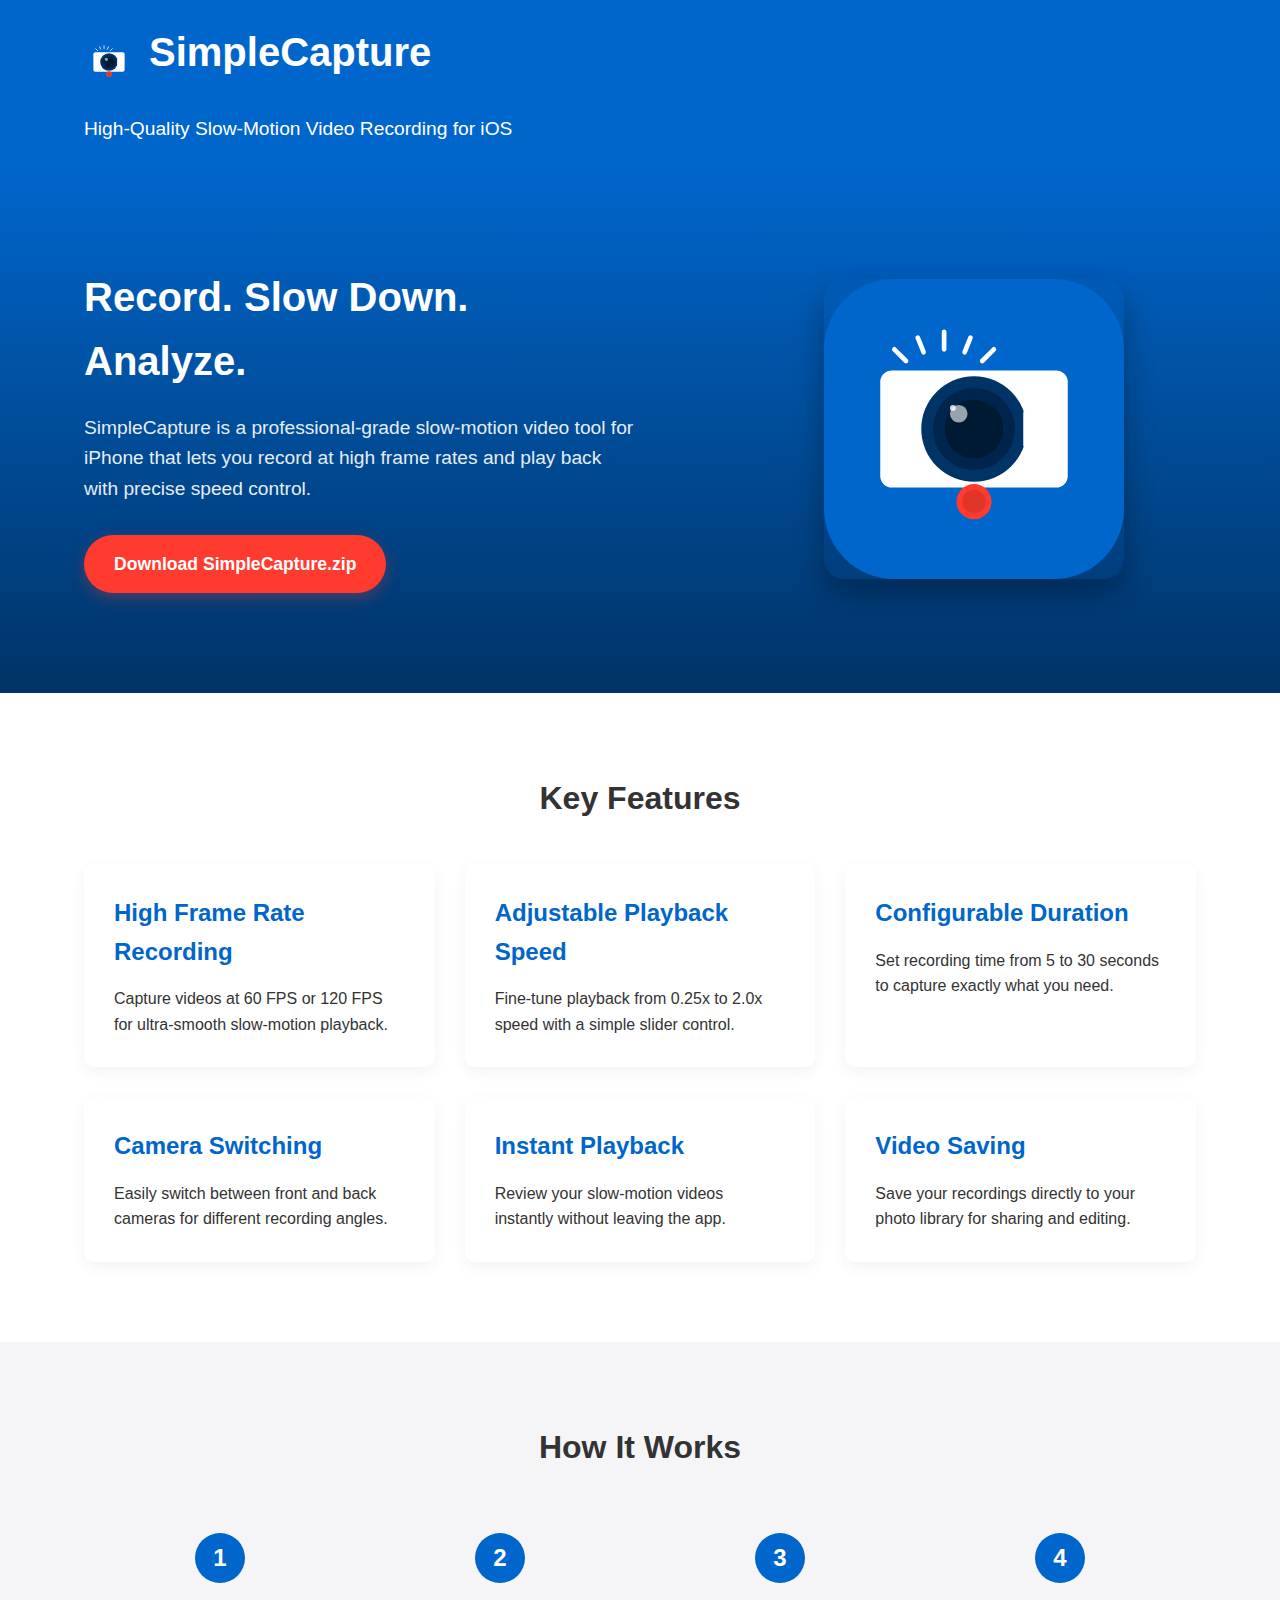
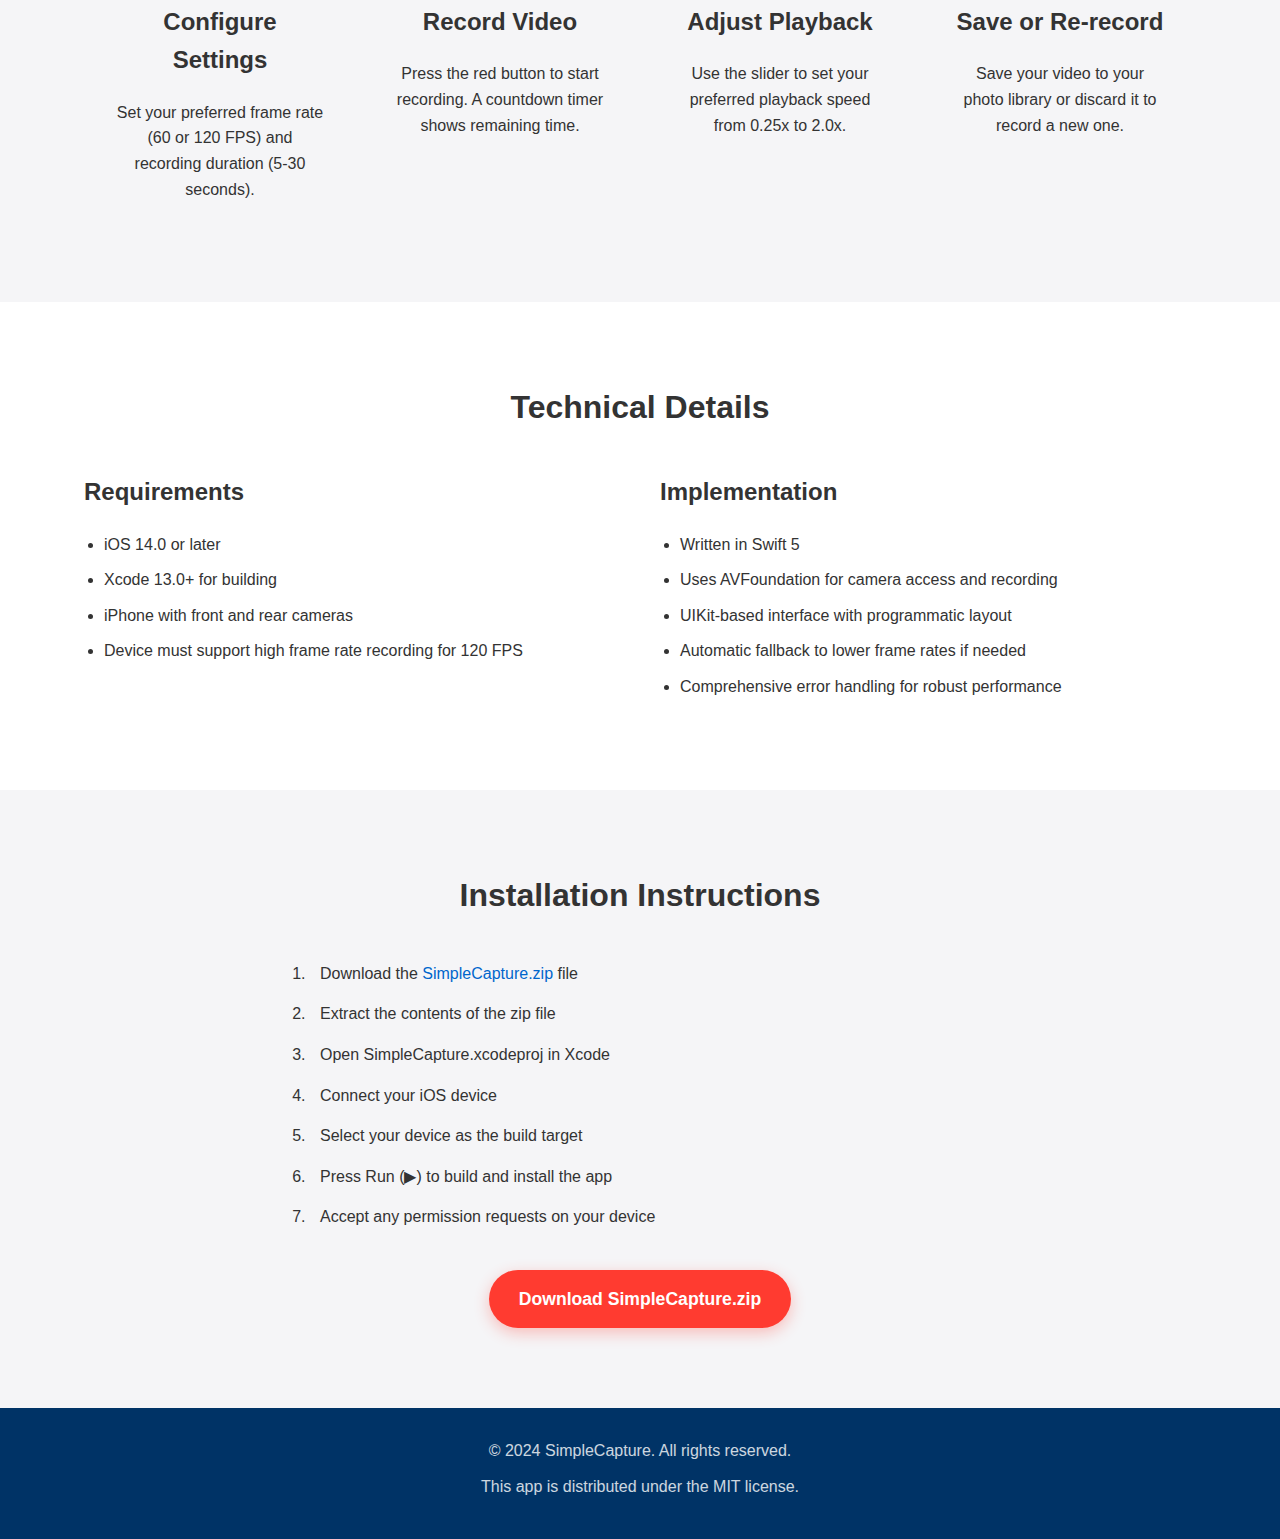
<file: index.html>
<!DOCTYPE html>
<html lang="en">
<head>
    <meta charset="UTF-8">
    <meta name="viewport" content="width=device-width, initial-scale=1.0">
    <title>SimpleCapture - High-Quality Slow-Motion iOS App</title>
    <link rel="stylesheet" href="css/styles.css">
    <link rel="icon" type="image/png" href="generated-icon.png">
</head>
<body>
    <header>
        <div class="container">
            <div class="logo">
                <img src="generated-icon.svg" alt="SimpleCapture Logo">
                <h1>SimpleCapture</h1>
            </div>
            <p class="tagline">High-Quality Slow-Motion Video Recording for iOS</p>
        </div>
    </header>

    <section class="hero">
        <div class="container">
            <div class="hero-content">
                <h2>Record. Slow Down. Analyze.</h2>
                <p>SimpleCapture is a professional-grade slow-motion video tool for iPhone that lets you record at high frame rates and play back with precise speed control.</p>
                <a href="SimpleCapture.zip" class="download-btn">Download SimpleCapture.zip</a>
            </div>
            <div class="hero-image">
                <img src="generated-icon.svg" alt="SimpleCapture App" class="app-preview">
            </div>
        </div>
    </section>

    <section class="features">
        <div class="container">
            <h2>Key Features</h2>
            <div class="feature-grid">
                <div class="feature-item">
                    <h3>High Frame Rate Recording</h3>
                    <p>Capture videos at 60 FPS or 120 FPS for ultra-smooth slow-motion playback.</p>
                </div>
                <div class="feature-item">
                    <h3>Adjustable Playback Speed</h3>
                    <p>Fine-tune playback from 0.25x to 2.0x speed with a simple slider control.</p>
                </div>
                <div class="feature-item">
                    <h3>Configurable Duration</h3>
                    <p>Set recording time from 5 to 30 seconds to capture exactly what you need.</p>
                </div>
                <div class="feature-item">
                    <h3>Camera Switching</h3>
                    <p>Easily switch between front and back cameras for different recording angles.</p>
                </div>
                <div class="feature-item">
                    <h3>Instant Playback</h3>
                    <p>Review your slow-motion videos instantly without leaving the app.</p>
                </div>
                <div class="feature-item">
                    <h3>Video Saving</h3>
                    <p>Save your recordings directly to your photo library for sharing and editing.</p>
                </div>
            </div>
        </div>
    </section>

    <section class="how-it-works">
        <div class="container">
            <h2>How It Works</h2>
            <div class="steps">
                <div class="step">
                    <div class="step-number">1</div>
                    <h3>Configure Settings</h3>
                    <p>Set your preferred frame rate (60 or 120 FPS) and recording duration (5-30 seconds).</p>
                </div>
                <div class="step">
                    <div class="step-number">2</div>
                    <h3>Record Video</h3>
                    <p>Press the red button to start recording. A countdown timer shows remaining time.</p>
                </div>
                <div class="step">
                    <div class="step-number">3</div>
                    <h3>Adjust Playback</h3>
                    <p>Use the slider to set your preferred playback speed from 0.25x to 2.0x.</p>
                </div>
                <div class="step">
                    <div class="step-number">4</div>
                    <h3>Save or Re-record</h3>
                    <p>Save your video to your photo library or discard it to record a new one.</p>
                </div>
            </div>
        </div>
    </section>

    <section class="technical-details">
        <div class="container">
            <h2>Technical Details</h2>
            <div class="tech-columns">
                <div class="tech-column">
                    <h3>Requirements</h3>
                    <ul>
                        <li>iOS 14.0 or later</li>
                        <li>Xcode 13.0+ for building</li>
                        <li>iPhone with front and rear cameras</li>
                        <li>Device must support high frame rate recording for 120 FPS</li>
                    </ul>
                </div>
                <div class="tech-column">
                    <h3>Implementation</h3>
                    <ul>
                        <li>Written in Swift 5</li>
                        <li>Uses AVFoundation for camera access and recording</li>
                        <li>UIKit-based interface with programmatic layout</li>
                        <li>Automatic fallback to lower frame rates if needed</li>
                        <li>Comprehensive error handling for robust performance</li>
                    </ul>
                </div>
            </div>
        </div>
    </section>

    <section class="installation">
        <div class="container">
            <h2>Installation Instructions</h2>
            <ol class="install-steps">
                <li>Download the <a href="SimpleCapture.zip">SimpleCapture.zip</a> file</li>
                <li>Extract the contents of the zip file</li>
                <li>Open SimpleCapture.xcodeproj in Xcode</li>
                <li>Connect your iOS device</li>
                <li>Select your device as the build target</li>
                <li>Press Run (▶) to build and install the app</li>
                <li>Accept any permission requests on your device</li>
            </ol>
            <div class="download-container">
                <a href="SimpleCapture.zip" class="download-btn">Download SimpleCapture.zip</a>
            </div>
        </div>
    </section>

    <footer>
        <div class="container">
            <p>&copy; 2024 SimpleCapture. All rights reserved.</p>
            <p>This app is distributed under the MIT license.</p>
        </div>
    </footer>

    <script src="js/main.js"></script>
</body>
</html>
</file>
<file: css/styles.css>
/* SimpleCapture Landing Page Styles */

/* Base Styles */
:root {
    --primary-color: #0066cc;
    --secondary-color: #003366;
    --accent-color: #ff3b30;
    --text-color: #333333;
    --light-gray: #f5f5f7;
    --medium-gray: #e5e5e5;
    --white: #ffffff;
    --font-main: -apple-system, BlinkMacSystemFont, 'Segoe UI', Roboto, Helvetica, Arial, sans-serif;
}

* {
    margin: 0;
    padding: 0;
    box-sizing: border-box;
}

body {
    font-family: var(--font-main);
    line-height: 1.6;
    color: var(--text-color);
    background-color: var(--white);
}

.container {
    width: 90%;
    max-width: 1200px;
    margin: 0 auto;
    padding: 0 20px;
}

a {
    color: var(--primary-color);
    text-decoration: none;
    transition: color 0.3s ease;
}

a:hover {
    color: var(--secondary-color);
}

h1, h2, h3 {
    margin-bottom: 20px;
    font-weight: 600;
}

h1 {
    font-size: 2.5rem;
}

h2 {
    font-size: 2rem;
    text-align: center;
    margin-bottom: 40px;
}

h3 {
    font-size: 1.5rem;
}

section {
    padding: 80px 0;
}

section:nth-child(even) {
    background-color: var(--light-gray);
}

/* Header */
header {
    background-color: var(--primary-color);
    color: var(--white);
    padding: 20px 0;
}

.logo {
    display: flex;
    align-items: center;
}

.logo img {
    width: 50px;
    height: 50px;
    margin-right: 15px;
}

.tagline {
    font-size: 1.2rem;
    margin-top: 10px;
}

/* Hero Section */
.hero {
    background: linear-gradient(to bottom, var(--primary-color), var(--secondary-color));
    color: var(--white);
    padding: 100px 0;
}

.hero-content {
    width: 50%;
}

.hero .container {
    display: flex;
    align-items: center;
    justify-content: space-between;
}

.hero h2 {
    text-align: left;
    font-size: 2.5rem;
    margin-bottom: 20px;
}

.hero p {
    font-size: 1.2rem;
    margin-bottom: 30px;
    opacity: 0.9;
}

.hero-image {
    width: 40%;
    display: flex;
    justify-content: center;
}

.app-preview {
    width: 100%;
    max-width: 300px;
    border-radius: 20px;
    box-shadow: 0 15px 30px rgba(0, 0, 0, 0.3);
}

.download-btn {
    display: inline-block;
    background-color: var(--accent-color);
    color: var(--white);
    padding: 15px 30px;
    border-radius: 30px;
    font-weight: 600;
    font-size: 1.1rem;
    transition: all 0.3s ease;
    box-shadow: 0 5px 15px rgba(255, 59, 48, 0.3);
}

.download-btn:hover {
    background-color: #e0352b;
    color: var(--white);
    transform: translateY(-2px);
    box-shadow: 0 8px 20px rgba(255, 59, 48, 0.4);
}

/* Features Section */
.feature-grid {
    display: grid;
    grid-template-columns: repeat(auto-fit, minmax(300px, 1fr));
    gap: 30px;
}

.feature-item {
    background-color: var(--white);
    border-radius: 10px;
    padding: 30px;
    box-shadow: 0 5px 15px rgba(0, 0, 0, 0.05);
    transition: transform 0.3s ease, box-shadow 0.3s ease;
}

.feature-item:hover {
    transform: translateY(-5px);
    box-shadow: 0 10px 25px rgba(0, 0, 0, 0.1);
}

.feature-item h3 {
    color: var(--primary-color);
    margin-bottom: 15px;
}

/* How It Works Section */
.steps {
    display: flex;
    flex-wrap: wrap;
    justify-content: center;
    gap: 30px;
}

.step {
    flex: 1 1 200px;
    max-width: 250px;
    text-align: center;
    padding: 20px;
    position: relative;
}

.step-number {
    display: flex;
    align-items: center;
    justify-content: center;
    width: 50px;
    height: 50px;
    background-color: var(--primary-color);
    color: var(--white);
    border-radius: 50%;
    font-size: 1.5rem;
    font-weight: bold;
    margin: 0 auto 20px;
}

/* Technical Details Section */
.tech-columns {
    display: flex;
    flex-wrap: wrap;
    gap: 40px;
    justify-content: center;
}

.tech-column {
    flex: 1 1 400px;
}

.tech-column ul {
    margin-left: 20px;
}

.tech-column li {
    margin-bottom: 10px;
}

/* Installation Section */
.install-steps {
    max-width: 700px;
    margin: 0 auto 40px;
    padding-left: 20px;
}

.install-steps li {
    margin-bottom: 15px;
    padding-left: 10px;
}

.download-container {
    text-align: center;
    margin-top: 40px;
}

/* Footer */
footer {
    background-color: var(--secondary-color);
    color: var(--white);
    padding: 30px 0;
    text-align: center;
}

footer p {
    margin-bottom: 10px;
    opacity: 0.8;
}

/* Responsive Adjustments */
@media (max-width: 900px) {
    .hero .container {
        flex-direction: column;
        text-align: center;
    }
    
    .hero-content, .hero-image {
        width: 100%;
    }
    
    .hero-content {
        margin-bottom: 40px;
    }
    
    .hero h2 {
        text-align: center;
    }
}

@media (max-width: 600px) {
    h1 {
        font-size: 2rem;
    }
    
    h2 {
        font-size: 1.8rem;
    }
    
    section {
        padding: 60px 0;
    }
    
    .feature-grid {
        grid-template-columns: 1fr;
    }
}
</file>
